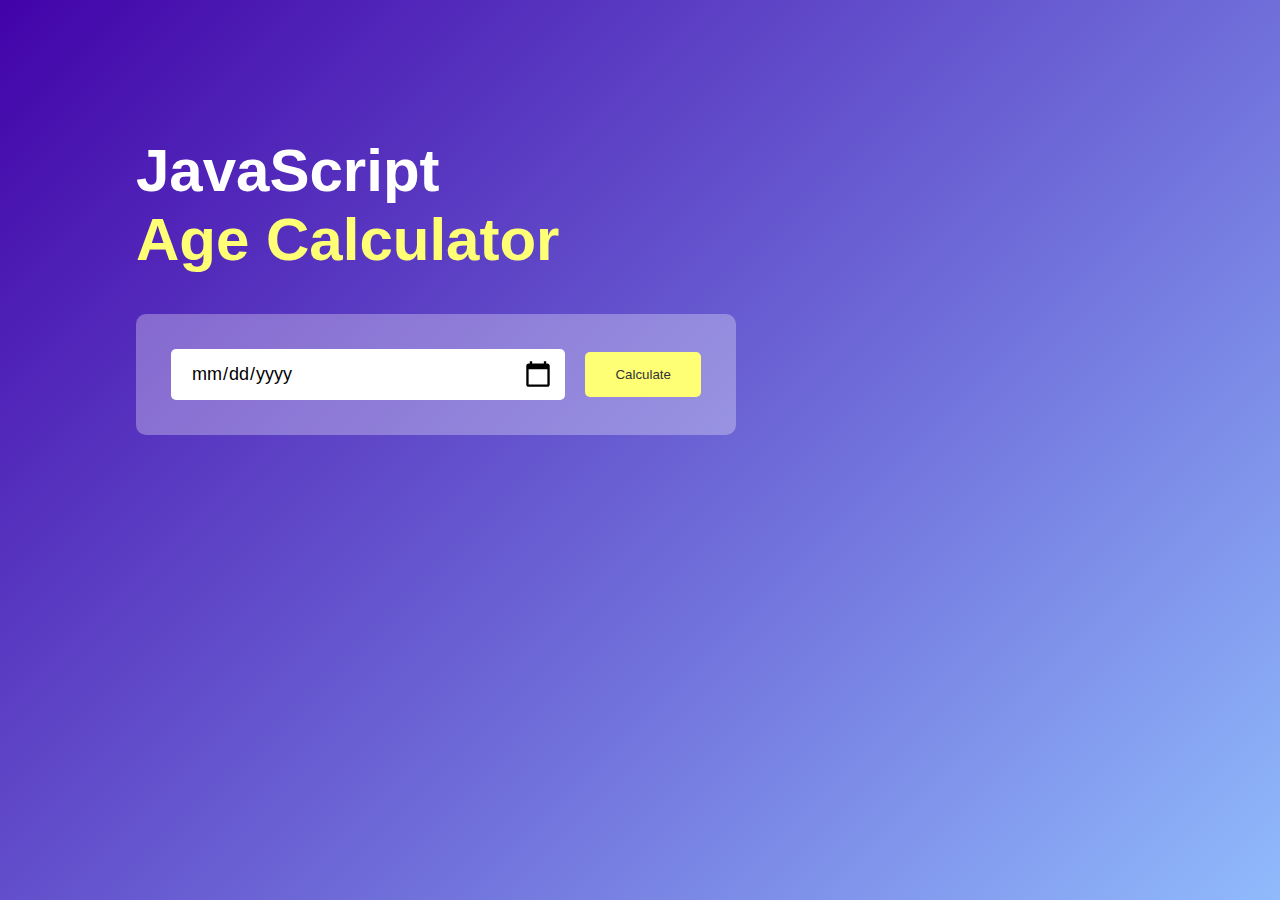
<file: Age-Calculator/index.html>
<!DOCTYPE html>
<html lang="en">
  <head>
    <meta charset="UTF-8" />
    <meta name="viewport" content="width=device-width, initial-scale=1.0" />
    <title>Age Calculator</title>
    <link rel="stylesheet" href="./style.css" />
  </head>
  <body>
    <div id="container">
      <div id="calculator">
        <h1>JavaScript<br /><span>Age Calculator</span></h1>
        <div id="input-box">
          <input type="date" id="date" />
          <button id="calculate" onclick="calculateAge()">Calculate</button>
        </div>
        <p id = "result"></p>
      </div>
    </div>
    <script>
      let userInput = document.getElementById("date");
      // functionality to add today and past dates not the future
      userInput.max = new Date().toISOString().split("T")[0];
      let result = document.getElementById('result');

      function calculateAge() {
        //user Date of Birth
        let dateBirth = new Date(userInput.value);

        let birthDate = dateBirth.getDate();
        let birthMonth = dateBirth.getMonth() + 1; //starts from 0 [Jan == 0]
        let birthYear = dateBirth.getFullYear();

        //todays date
        let todayDate = new Date();

        let dateToday = todayDate.getDate();
        let monthToday = todayDate.getMonth() + 1;
        let yearToday = todayDate.getFullYear();

        //main logic for calculating the age
        let date, month, year;

        year = yearToday - birthYear;

        if (monthToday >= birthMonth) {
          month = monthToday - birthMonth;
        } else {
          year--;
          month = 12 + monthToday - birthMonth;
        }

        if (dateToday >= birthDate) {
          date = dateToday - birthDate;
        } else {
          month--;
          date = getDaysInMonth(birthYear, birthMonth) + todayDate - birthDate;
        }
        if (month < 0) {
          month = 11;
          year--;
        }
        result.innerHTML = `You are <span>${year}</span> years, <span>${month}</span> months and <span>${date}</span> days old`
      }

      function getDaysInMonth(year, month) {
        return new Date(year, month, 0).getDate();
      }
    </script>
  </body>
</html>
</file>
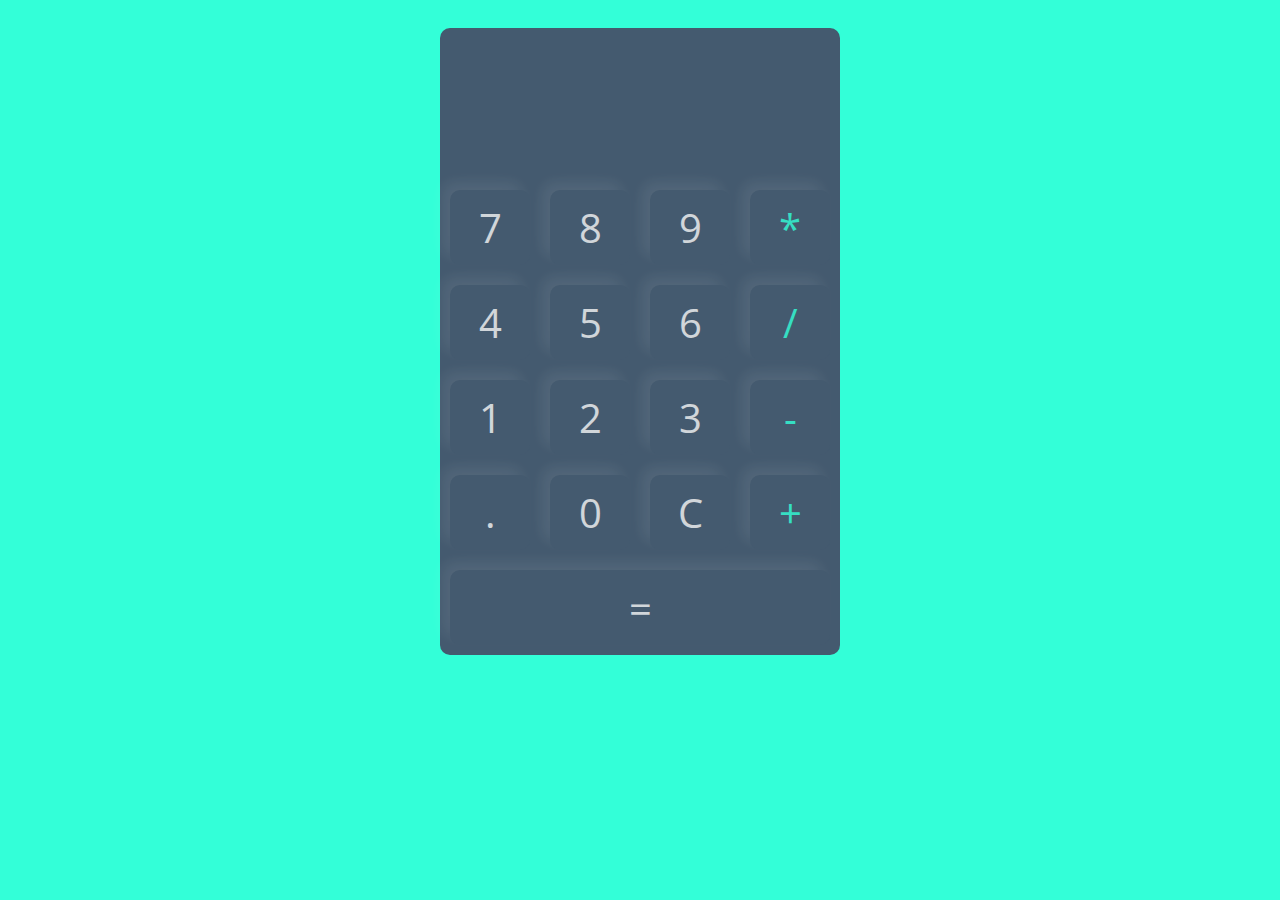
<file: Calculator/index.html>
<!DOCTYPE html>
<html lang="en">
<head>
    <meta charset="UTF-8">
    <meta http-equiv="X-UA-Compatible" content="IE=edge">
    <meta name="viewport" content="width=device-width, initial-scale=1.0">
    <title>Calculator</title>
    <link rel = "stylesheet" href="style.css"/>
</head>
<body>
    <div class="container">
        <input type="text" class="screen" />
        <!-- for buttons -->
        <div class="buttons">
            <!-- First Row -->
            <button class="numbers">7</button>
            <button class="numbers">8</button>
            <button class="numbers">9</button>
            <button class="numbers btn">*</button>

            <!-- Second Row -->
            <button class="numbers">4</button>
            <button class="numbers">5</button>
            <button class="numbers">6</button>
            <button class="numbers btn">/</button>

            <!-- Third Row -->
            <button class="numbers">1</button>
            <button class="numbers">2</button>
            <button class="numbers">3</button>
            <button class="numbers btn">-</button>

            <!-- Fourth Row -->
            <button class="numbers">.</button>
            <button class="numbers">0</button>
            <button id="btn-clear">C</button>
            <button class="numbers btn">+</button>

            <!-- Fifth Row -->
            <button id="btn-equals">=</button>
        </div>
    </div>
    <script src="main.js"></script>
</body>
</html>
</file>
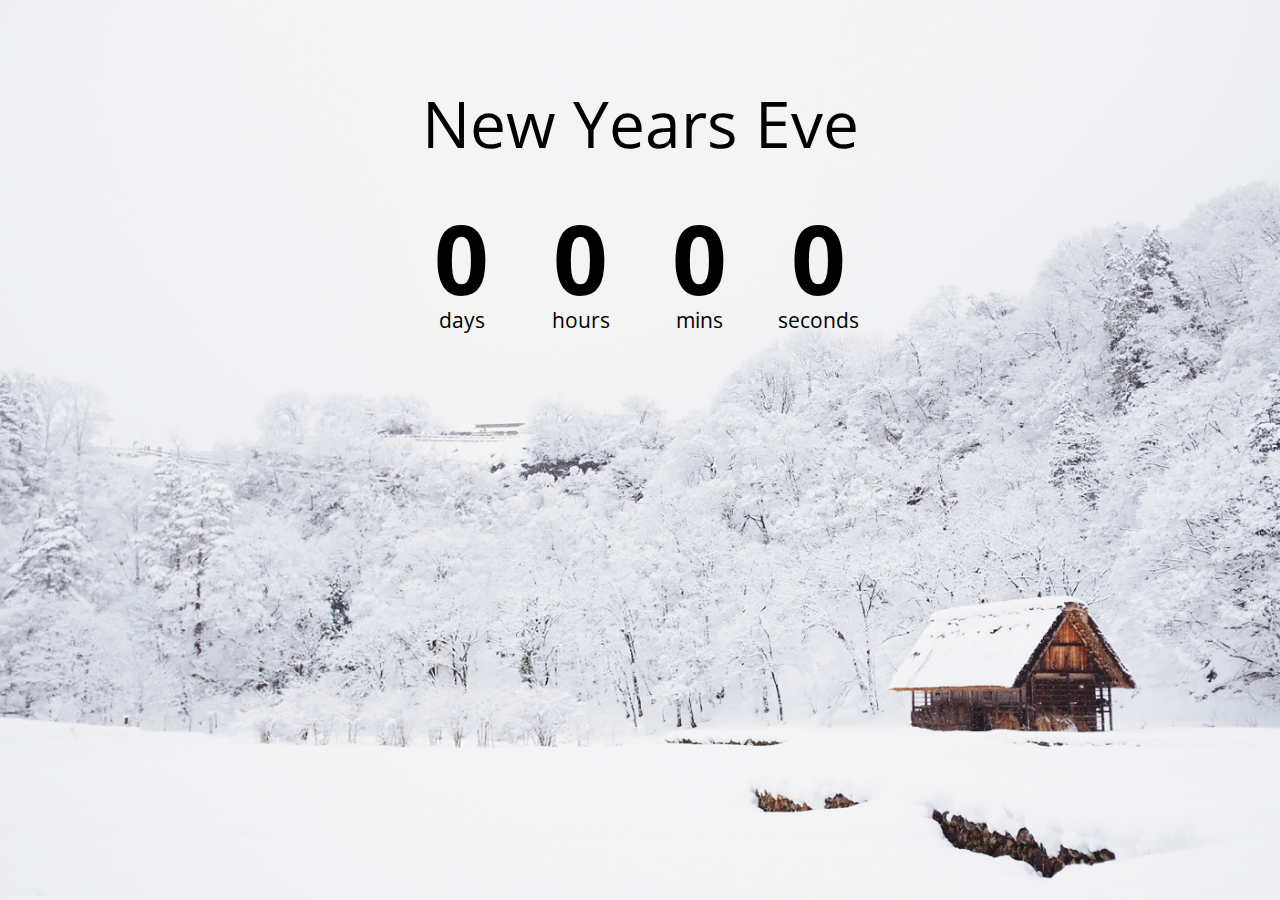
<file: Countdown-Timer/index.html>
<!DOCTYPE html>
<html lang="en">
<head>
    <meta charset="UTF-8">
    <meta http-equiv="X-UA-Compatible" content="IE=edge">
    <meta name="viewport" content="width=device-width, initial-scale=1.0">
    <title>Countdown Timer App</title>
    <link rel="stylesheet" href="./style.css"/>
</head>
<body>
    <h1>New Years Eve</h1>

    <div class="countdown-container">
        <div class="countdown-el days-container">
            <p class="big-text" id="days">0</p>
            <span>days</span>
        </div>
        <div class="countdown-el hours-container">
            <p class="big-text" id="hours">0</p>
            <span>hours</span>
        </div>
        <div class="countdown-el minutes-container">
            <p class="big-text" id="minutes">0</p>
            <span>mins</span>
        </div>
        <div class="countdown-el seconds-container">
            <p class="big-text" id="seconds">0</p>
            <span>seconds</span>
        </div>
    </div>

    <script type="text/javascript" src="./main.js"></script>
</body>
</html>
</file>
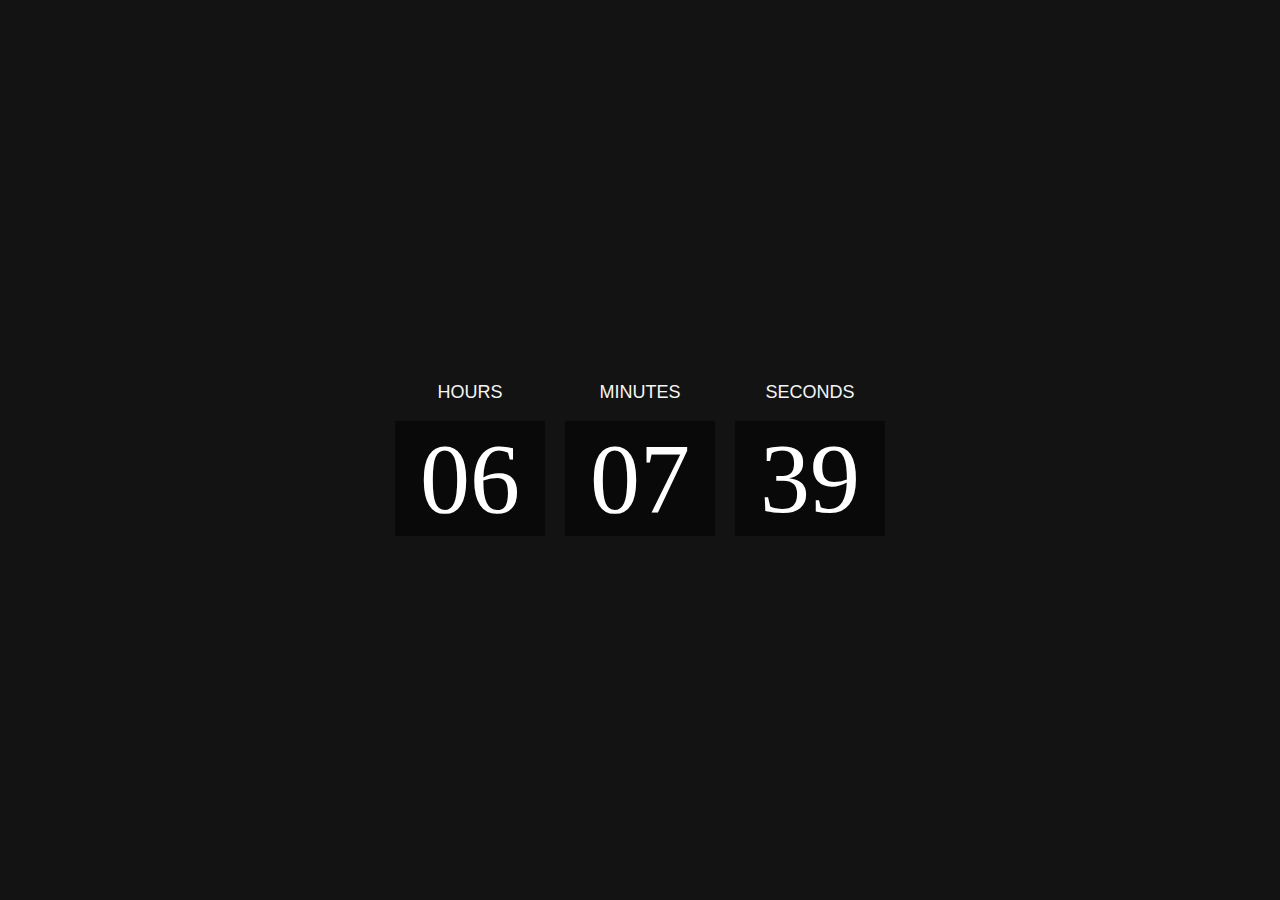
<file: Digital Clock/index.html>
<!DOCTYPE html>
<html lang="en">
<head>
    <meta charset="UTF-8">
    <meta http-equiv="X-UA-Compatible" content="IE=edge">
    <meta name="viewport" content="width=device-width, initial-scale=1.0">
    <title>Digital Clock</title>
    <link rel="stylesheet" href="style.css"/>
</head>
<body>
    <div class="clock">
        <!-- for hours -->
        <div >
            <p class="heading">Hours</p>
            <div id = "clock-hours" class="time"></div>
        </div>
        <!-- for minutes -->
        <div>
            <p class="heading">Minutes</p>
            <div id = "clock-minutes" class="time"></div>
        </div>
        <!-- for seconds -->
        <div>
            <p class="heading">Seconds</p>
            <div id = "clock-seconds" class="time"></div>
        </div>
    </div>
    <script src="main.js"></script>
</body>
</html>
</file>
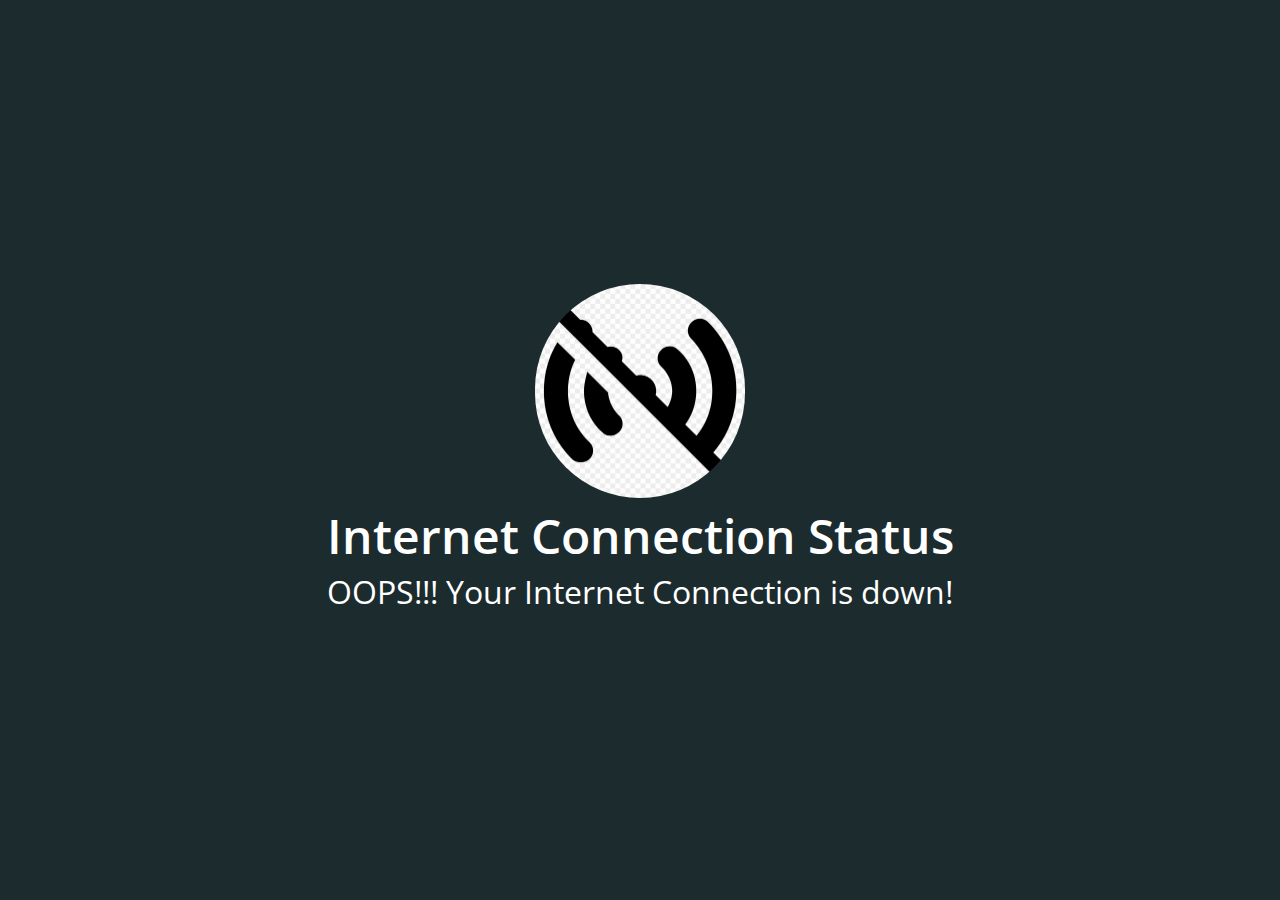
<file: InternetConnectionDetector/index.html>
<!DOCTYPE html>
<html lang="en">
<head>
    <meta charset="UTF-8">
    <meta name="viewport" content="width=device-width, initial-scale=1.0">
    <!-- Title of the Webpage -->
    <title>Internet Connection Detector</title>

    <!-- Linked Css file -->
    <link rel="stylesheet" href="style.css">

    <!-- Font -->
    <link rel="preconnect" href="https://fonts.googleapis.com">
    <link rel="preconnect" href="https://fonts.gstatic.com" crossorigin>
    <link href="https://fonts.googleapis.com/css2?family=Bacasime+Antique&display=swap" rel="stylesheet">
</head>
<body>

    <section id = "main">
        <div class="container">
            <img id="image"/>
            <h1>Internet Connection Status</h1>
            <p id="status" class="status">Pending</p>
        </div>
    </section>
    

    <script src="./script.js"></script>
</body>
</html>
</file>
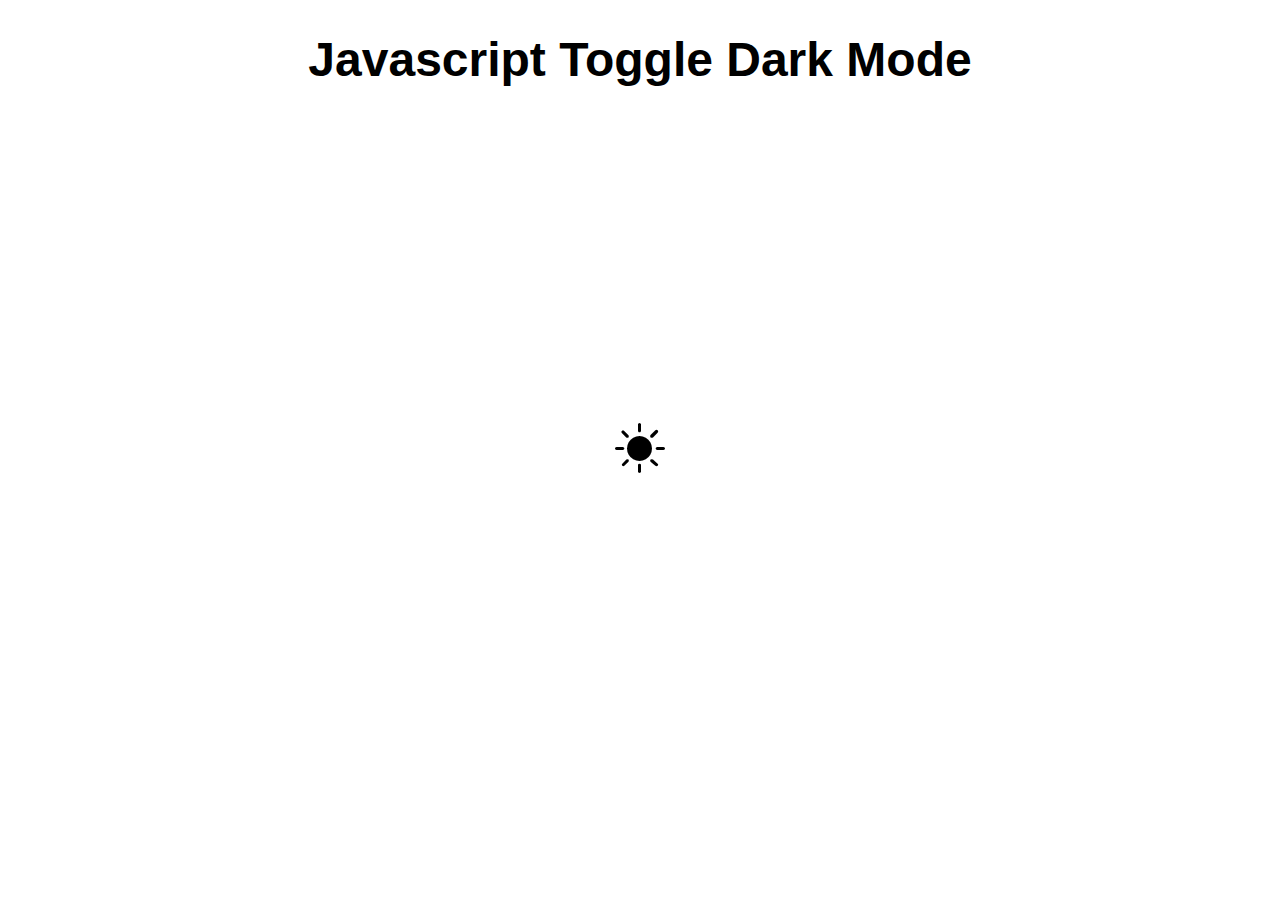
<file: Light-Dark-Theme-Toggle/index.html>
<!DOCTYPE html>
<html lang="en">
<head>
    <meta charset="UTF-8">
    <meta name="viewport" content="width=device-width, initial-scale=1.0">
    <title>Light & Dark Mode using JS</title>
    <link rel="stylesheet" href="./style.css" />
    <link rel="stylesheet" href="https://cdn.jsdelivr.net/npm/bootstrap-icons@1.3.0/font/bootstrap-icons.css" />
</head>
<body>
    <h1>Javascript Toggle Dark Mode</h1>

    <i class="bi bi-brightness-high-fill" id="toggleDark"></i>

    <script src="./main.js"></script>
</body>
</html>
</file>
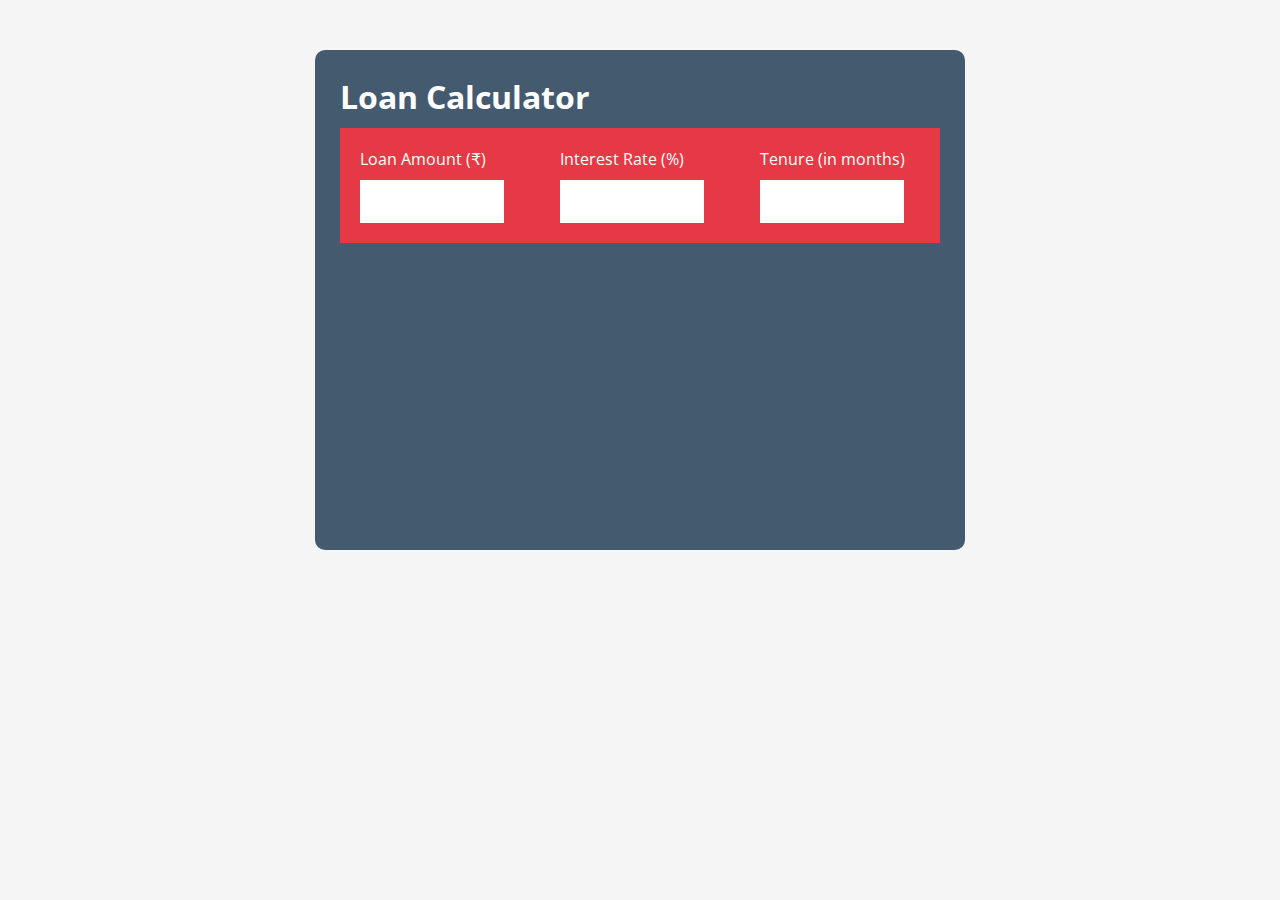
<file: Loan-Calculator/index.html>
<!DOCTYPE html>
<html lang="en">
<head>
    <meta charset="UTF-8">
    <meta http-equiv="X-UA-Compatible" content="IE=edge">
    <meta name="viewport" content="width=device-width, initial-scale=1.0">
    <title>Loan Calculator</title>
    <link rel="stylesheet" href="./style.css"/>
</head>
<body>
    <div class="container">
        <h1>Loan Calculator</h1>
        <div class="wrapper">
            <div>
                <p>Loan Amount (₹)</p>
                <input id="amount" type="number"/>
            </div>
            <div>
                <p>Interest Rate (%)</p>
                <input id="interest" type="number"/>
            </div>
            <div>
                <p>Tenure (in months)</p>
                <input id="tenure" type="number"/>
            </div>
        </div>
        <h2 id = "emi"></h2>
        <h2 id="totalAmount"></h2>
        <h2 id="totalInterest"></h2>
    </div>

    <script type="text/javascript" src="./main.js"></script>
</body>
</html>
</file>
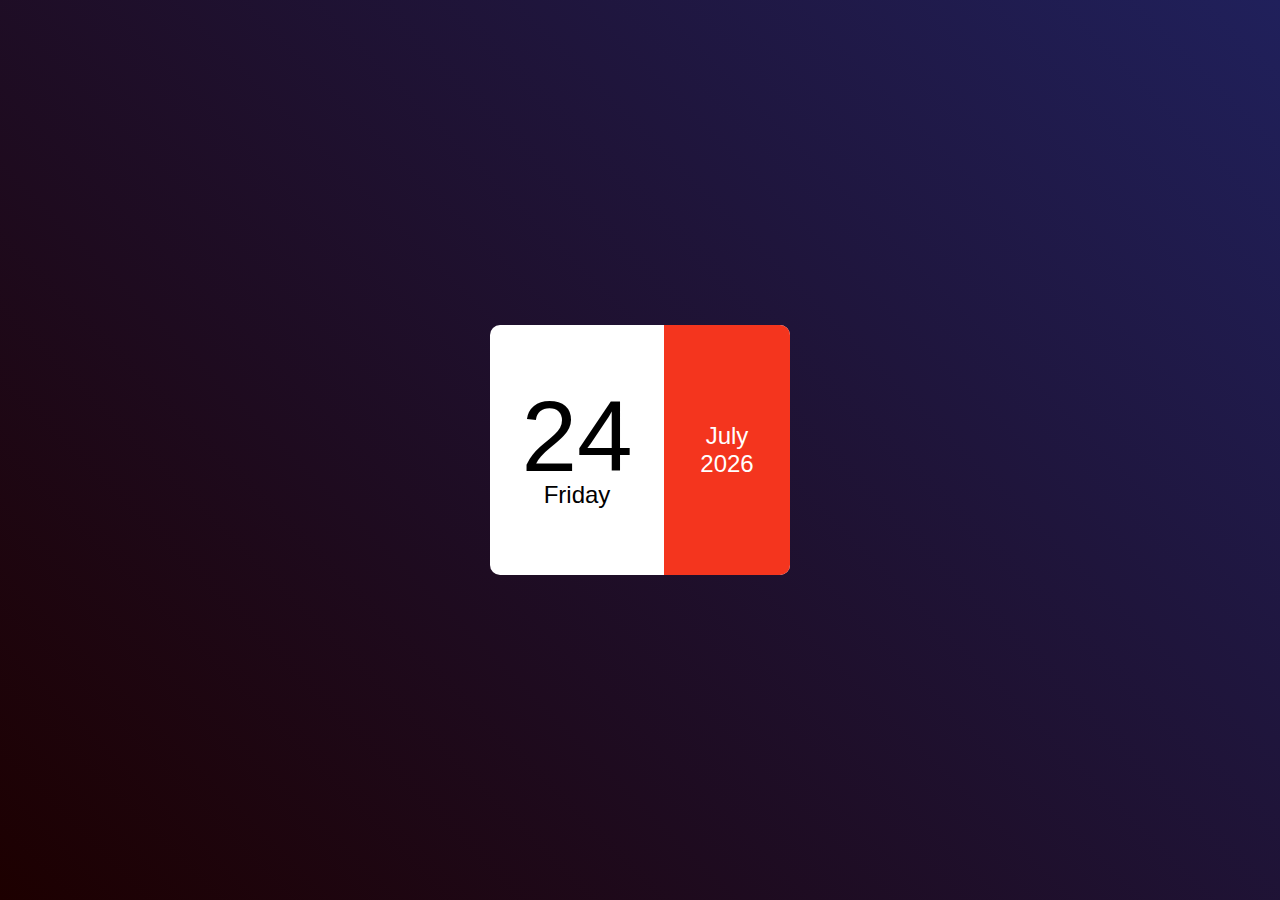
<file: Mini-Calendar/index.html>
<!DOCTYPE html>
<html lang="en">
<head>
    <meta charset="UTF-8">
    <meta name="viewport" content="width=device-width, initial-scale=1.0">
    <title>Mini Calendar</title>
    <!-- linking css file -->
    <link rel="stylesheet" href="style.css"/>
</head>
<body>

    <div class="hero">
        <div class="calendar">

            <div class="left">
                <p id="date">01</p>
                <p id="day">Sunday</p>
            </div>
    
            <div class="right">
                <p id="month">January</p>
                <p id="year">2020</p>
            </div>

        </div>
    </div>

    <!-- linking js file -->
    <script src="./main.js"></script>
</body>
</html>
</file>
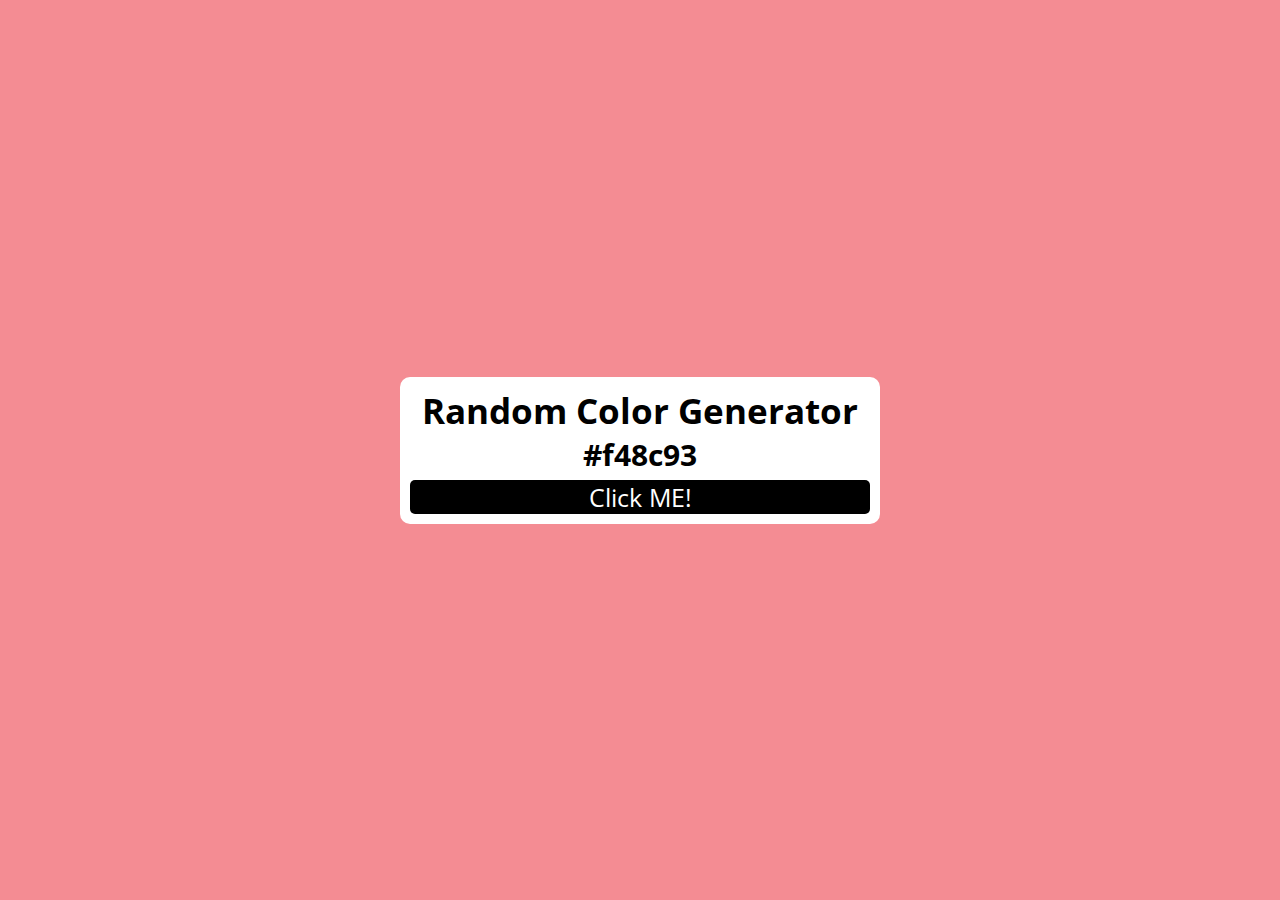
<file: RandomColorGenerator/index.html>
<!DOCTYPE html>
<html lang="en">
<head>
    <meta charset="UTF-8">
    <meta http-equiv="X-UA-Compatible" content="IE=edge">
    <meta name="viewport" content="width=device-width, initial-scale=1.0">
    <title>Random Color Generator</title>
    <link rel="stylesheet" href="style.css"/>
</head>
<body>
    <div class="main">
        <div class="container">
            <h2 class="title">Random Color Generator</h2>
            <h4 id="color-code">#fff</h4>
            <button id="btn">Click ME!</button>
        </div>
    </div>
    <script src="main.js"></script>
</body>
</html>
</file>
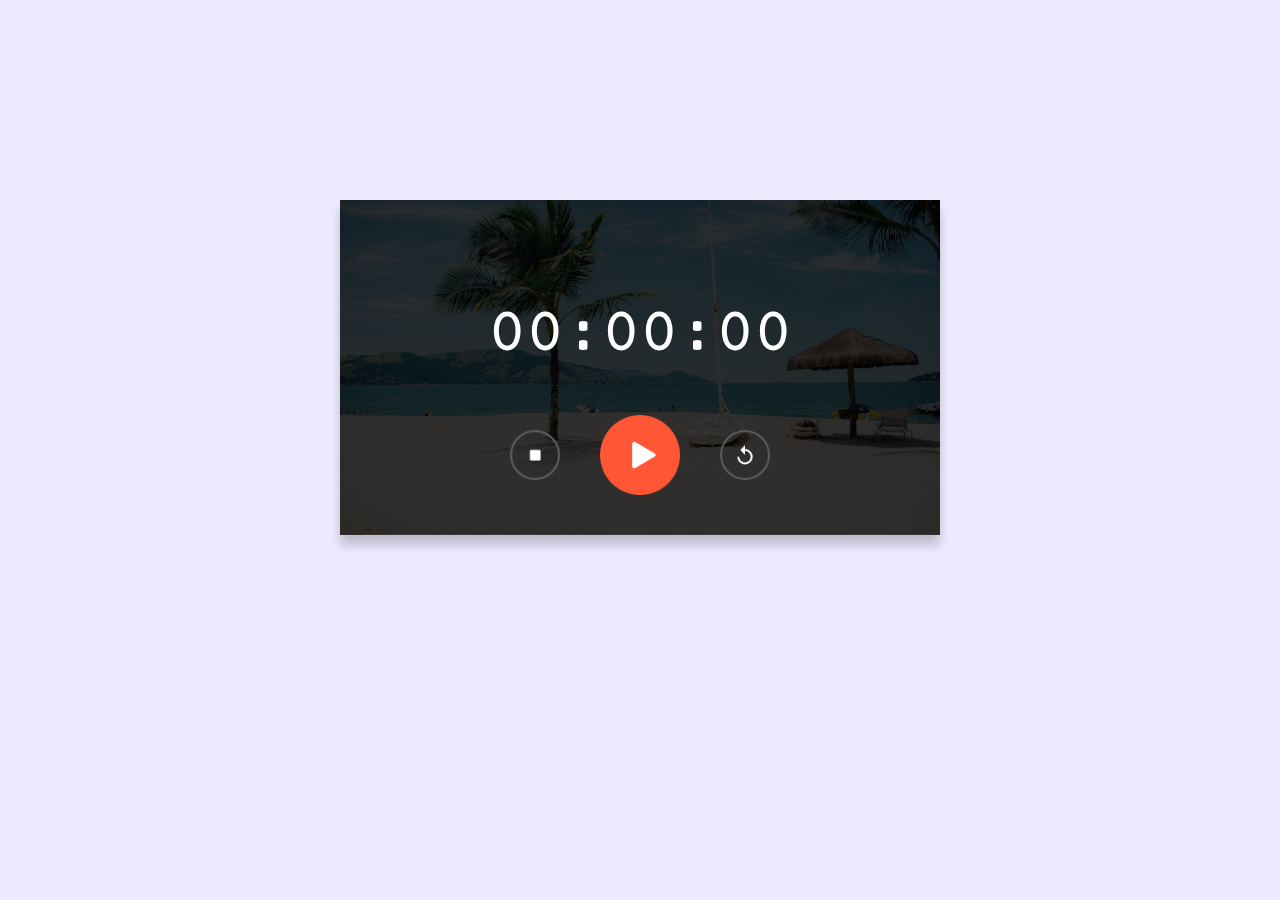
<file: Stopwatch/index.html>
<!DOCTYPE html>
<html lang="en">
<head>
    <meta charset="UTF-8">
    <meta name="viewport" content="width=device-width, initial-scale=1.0">
    <title>Stopwatch</title>

    <!-- linking css file -->
    <link rel="stylesheet" href="./style.css"/>
</head>
<body>
    
    <div class="stopwatch">
        <h1 id="displayTime">00:00:00</h1>
        <div class="buttons">
            <img src="images/stop.png" alt="stop image" onclick="watchStop()">
            <img src="images/start.png" alt="start image" onclick="startWatch()">
            <img src="images/reset.png" alt="reset image" onclick="resetWatch()">
        </div>
    </div>
    <!-- linking js file -->
    <script src="./main.js"></script>
</body>
</html>
</file>
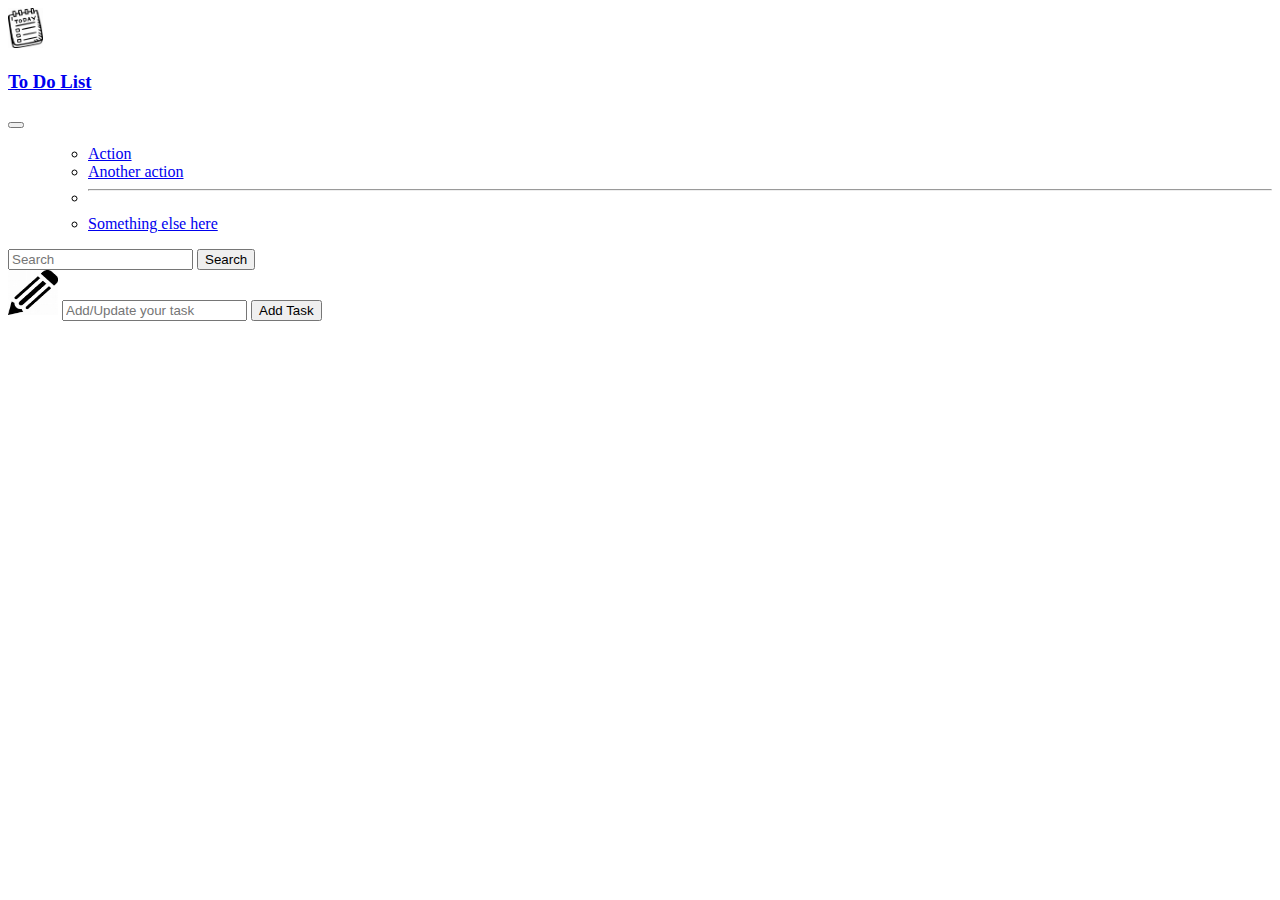
<file: Todo/index.html>
<!DOCTYPE html>
<html lang="en">

<head>
    <meta charset="UTF-8">
    <meta http-equiv="X-UA-Compatible" content="IE=edge">
    <meta name="viewport" content="width=device-width, initial-scale=1.0">
    <title>Document</title>
    <script src="https://maxcdn.bootstrapcdn.com/bootstrap/3.4.0/js/bootstrap.min.js"></script>
    <link href="https://cdn.jsdelivr.net/npm/bootstrap@5.3.0-alpha3/dist/css/bootstrap.min.css" rel="stylesheet"
        integrity="sha384-KK94CHFLLe+nY2dmCWGMq91rCGa5gtU4mk92HdvYe+M/SXH301p5ILy+dN9+nJOZ" crossorigin="anonymous">
    <script src="https://cdn.jsdelivr.net/npm/bootstrap@5.3.0-alpha3/dist/js/bootstrap.bundle.min.js"
        integrity="sha384-ENjdO4Dr2bkBIFxQpeoTz1HIcje39Wm4jDKdf19U8gI4ddQ3GYNS7NTKfAdVQSZe"
        crossorigin="anonymous"></script>
    <!-- <script type="text/javascript">
        function AddTask() {
            let myVar = document.getElementById("pencil-add").value;
            // console.log(myVar);
            let ul = document.createElement("ul");
            ul.className="card-body";
            let li = document.createElement("li");
            let btn = document.createElement("button");
            btn.className = "btn btn-danger m-2 rounded float-end";
            // <button type="button" class="btn btn-danger m-2 rounded">X</button>
            // <button type="button" class="btn btn-secondary m-2 rounded">Edit Task</button>
            li.innerText=myVar;
            btn.innerText = "X";
            li.className="text-start fs-3 rounded"
            li.appendChild(btn);
            ul.appendChild(li)
            document.querySelector("#list").appendChild(ul)
        }
    </script> -->
</head>

<body>
    <div class="">

        <nav class="navbar navbar-expand-lg bg-body-tertiary bg-dark" data-bs-theme="dark">
            <div class="container-fluid">
                <a class="navbar-brand" href="#">
                    <img src="./th.jfif" alt="Bootstrap" width="35" height="40">
                </a>
                <a class="navbar-brand" href="#">
                    <h3>To Do List</h3>
                </a>
                <button class="navbar-toggler" type="button" data-bs-toggle="collapse"
                    data-bs-target="#navbarSupportedContent" aria-controls="navbarSupportedContent"
                    aria-expanded="false" aria-label="Toggle navigation">
                    <span class="navbar-toggler-icon"></span>
                </button>
                <div class="collapse navbar-collapse" id="navbarSupportedContent">
                    <ul class="navbar-nav me-auto mb-2 mb-lg-0">

                        <ul class="dropdown-menu">
                            <li><a class="dropdown-item" href="#">Action</a></li>
                            <li><a class="dropdown-item" href="#">Another action</a></li>
                            <li>
                                <hr class="dropdown-divider">
                            </li>
                            <li><a class="dropdown-item" href="#">Something else here</a></li>
                        </ul>
                        </li>

                    </ul>
                    <form class="d-flex" role="search">
                        <input id = "search-item" class="form-control me-2" type="search" placeholder="Search" aria-label="Search">
                        <button id = "search" class="btn btn-outline-success" type="submit">Search</button>
                    </form>
                </div>
            </div>
        </nav>
    </div>
    <div id="form" class="mt-3">
        <form class="container-fluid">
            <div class="input-group">
                <label id="pencil" class="input-group">
                    <span class="input-group-text" id="basic-addon1"><img src="./th (1).jfif" alt="" width="50"
                            height="45"></span>

                    <input type="text" class="form-control" placeholder="Add/Update your task" aria-label="Username"
                        aria-describedby="basic-addon1" id="pencil-add">
                    <button type="button" class="btn btn-success m-2 rounded" id="addBtn">Add
                        Task</button>
                </label>
            </div>
        </form>
    </div>
    <div id="list" class="card mt-3">

    </div>

    <!-- Linking JavaScript File -->
    <script src="./index.js"></script>
</body>
</html>
</file>
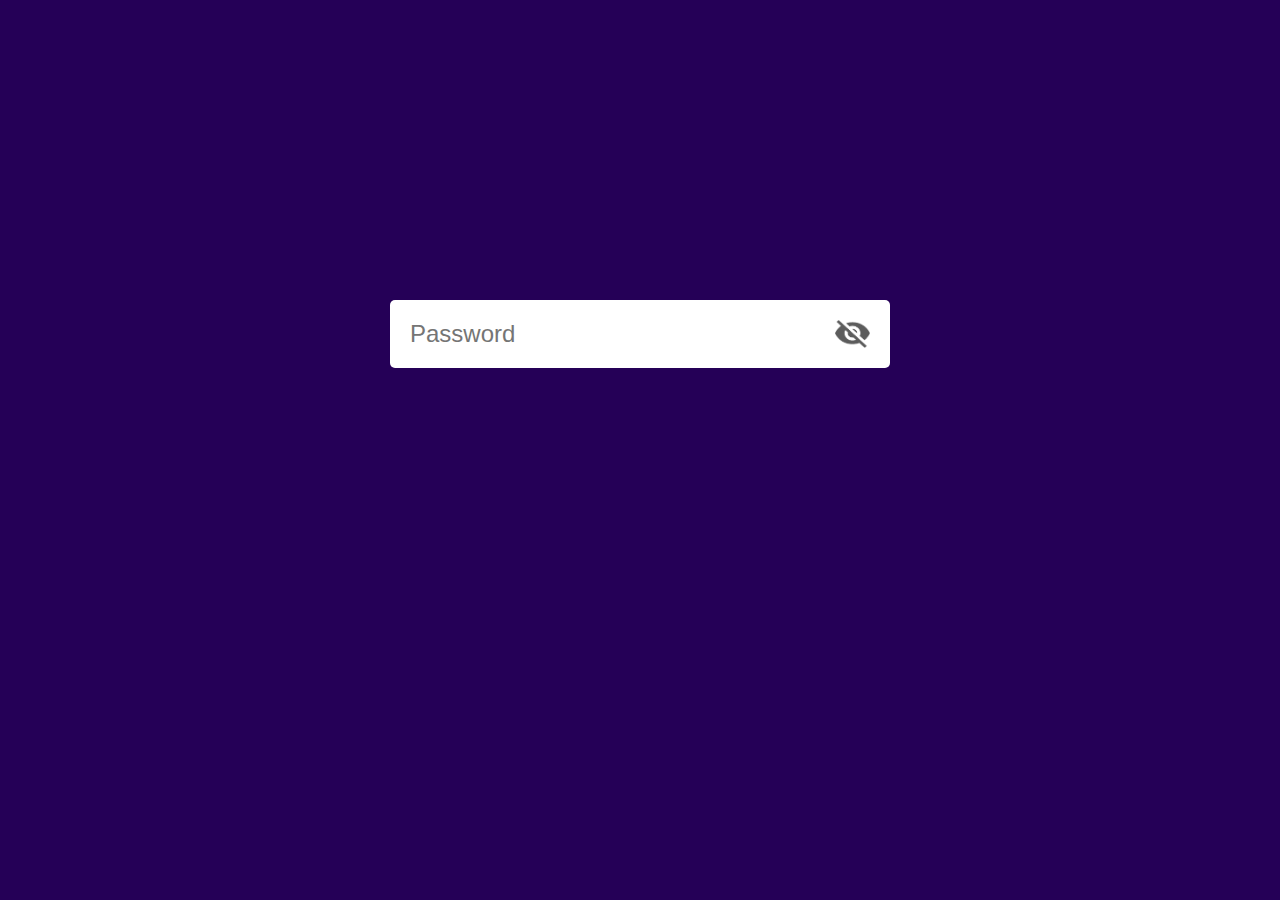
<file: toggle-password/index.html>
<!DOCTYPE html>
<html lang="en">
<head>
    <meta charset="UTF-8">
    <meta name="viewport" content="width=device-width, initial-scale=1.0">
    <title>Password Toggle</title>
    <link rel="stylesheet" href="./style.css"/>
</head>
<body>
    
    <div id="input-box">
        <input type="password" placeholder="Password" id="password">
        <img src="./eye-close.png" id="eyeicon"/>
    </div>

    <script src = './main.js'></script>
</body>
</html>
</file>
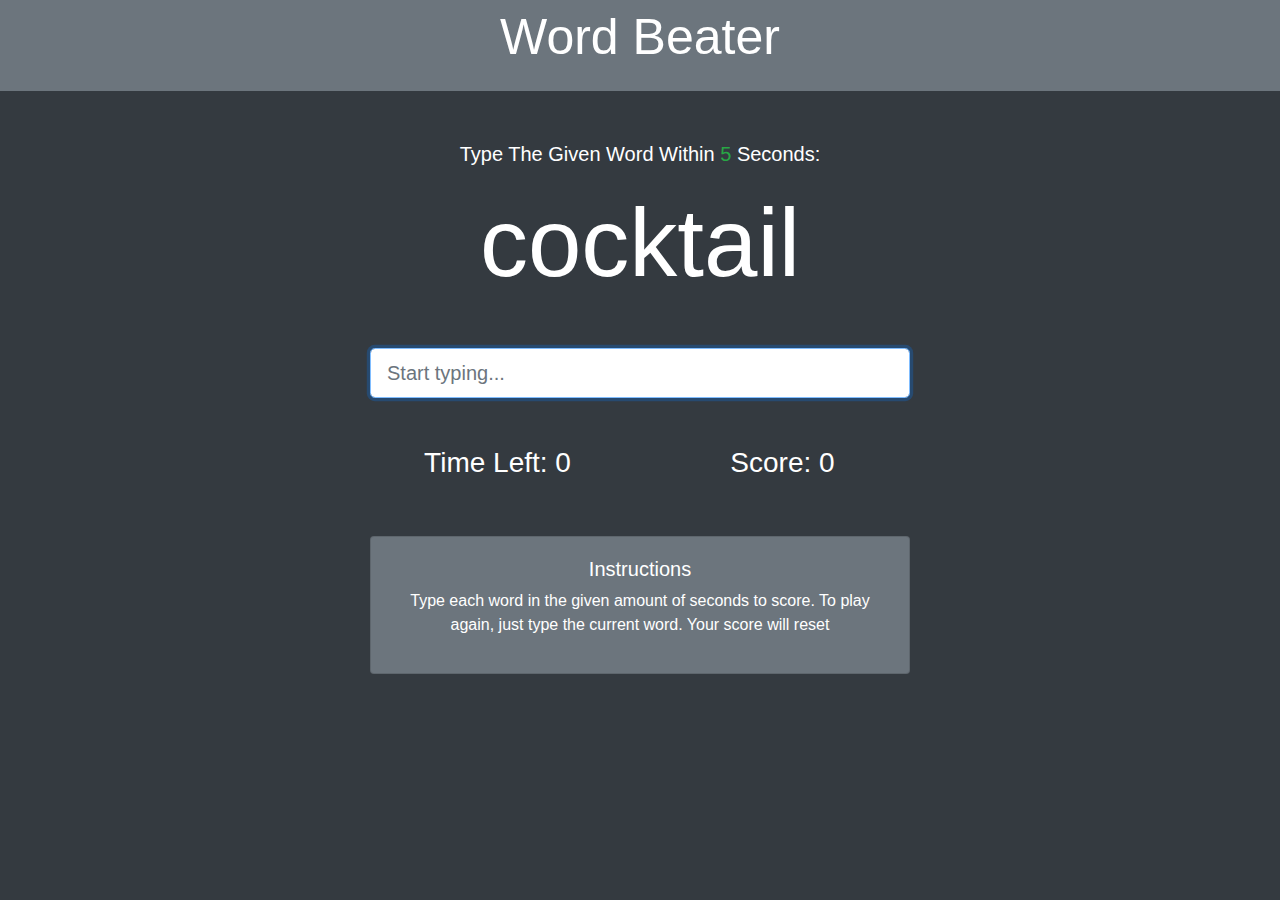
<file: TypingMaster/index.html>
<!DOCTYPE html>
<html lang="en">
<head>
  <title>Word Beater</title>
  <meta charset="utf-8">
  <meta name="viewport" content="width=device-width, initial-scale=1">
  <link rel="stylesheet" href="https://maxcdn.bootstrapcdn.com/bootstrap/4.1.3/css/bootstrap.min.css">
  <script src="https://ajax.googleapis.com/ajax/libs/jquery/3.3.1/jquery.min.js"></script>
  <script src="https://cdnjs.cloudflare.com/ajax/libs/popper.js/1.14.3/umd/popper.min.js"></script>
  <script src="https://maxcdn.bootstrapcdn.com/bootstrap/4.1.3/js/bootstrap.min.js"></script>
  <style>
  .bg-dark{
   background-color:#343a40 !important;
  }
  .text-white{
   color:#fff;
  }
  .bg-secondary{
   background-color:  #6c757d !important;
  }
  .p-3{
   padding:1rem !important;
  }
  .mb-5{
   margin-bottom: 3rem !important;
  }
 .heading{
  font-size : 50px !important;
  margin-top: -9px;
 }
 .mx-auto{
  margin-left: auto !important;
  margin-right: auto !important; 
 }
 .mb-5{
  margin-bottom: 3rem !important;
 }
 .display-2{
  font-size: 96px;
 }
 .form-control{
  height:50px !important;
 }
 .mt-5{
  margin-top: 3rem !important;
 }
  </style>
</head>
<body class="bg-dark text-white">
<header class="bg-secondary text-center p-3 mb-5"><h1 class="heading">Word Beater</h1></header>
<div class="container text-center">
<!--Word & Input-->
<div class="row">
 <div class="col-md-6 offset-3">
 <p class="lead">Type The Given Word Within
  <span class="text-success" id="seconds">5</span> Seconds:</p>
    <h2 class="display-2 mb-5" id="current-word">hello</h2>
        <input type="text" class="form-control form-control-lg" placeholder="Start typing..." id="word-input" autofocus>
        <h4 class="mt-3" id="message"></h4>

        <!-- Time & Score Columns -->
        <div class="row mt-5">
          <div class="col-md-6">
            <h3>Time Left:
              <span id="time">0</span>
            </h3>
          </div>
          <div class="col-md-6">
            <h3>Score:
              <span id="score">0</span>
            </h3>
          </div>
        </div>
        <!-- Time & Score Columns -->
                <!-- Instructions -->
        <div class="row mt-5">
          <div class="col-md-12">
            <div class="card card-body bg-secondary text-white">
              <h5>Instructions</h5>
              <p>Type each word in the given amount of seconds to score. To play again, just type the current word. Your score
                will reset</p>
            </div>
          </div>
        </div>
        <!-- Instructions -->
 </div>

</div>
</div>
<script src="main.js"></script>
</body>
</html>
</file>
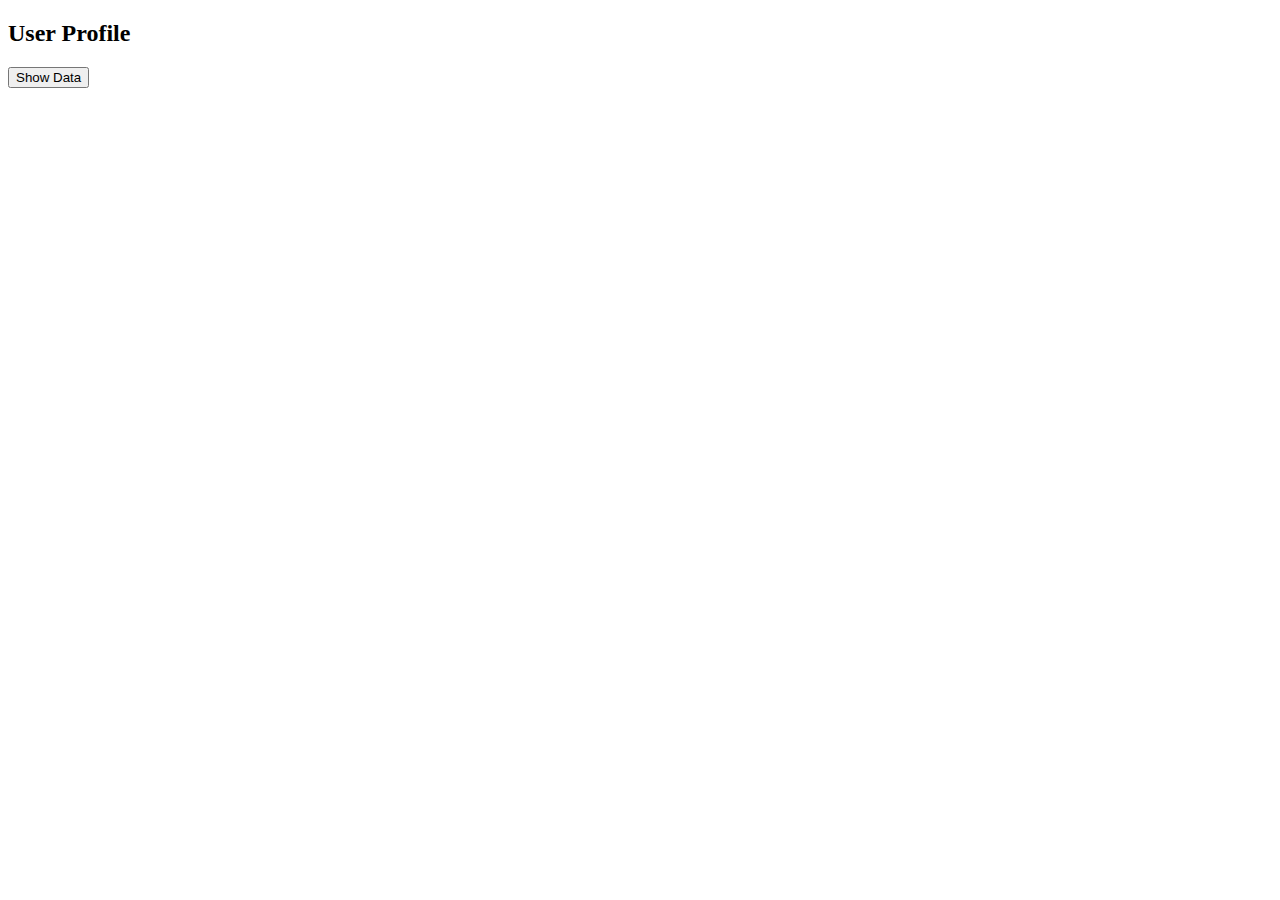
<file: User-Data-Fetcher/index.html>
<!DOCTYPE html>
<html lang="en">
<head>
    <meta charset="UTF-8">
    <meta name="viewport" content="width=device-width, initial-scale=1.0">
    <title>User Profile</title>

    <!-- Bootstrap CDN Link -->
    <link href="https://cdn.jsdelivr.net/npm/bootstrap@5.0.2/dist/css/bootstrap.min.css" rel="stylesheet" integrity="sha384-EVSTQN3/azprG1Anm3QDgpJLIm9Nao0Yz1ztcQTwFspd3yD65VohhpuuCOmLASjC" crossorigin="anonymous">
</head>
<body>
    <div class="container">
        <h2 class="display-4 mt-4">User Profile</h2>
        <button class="btn btn-danger mt-3" id="btnSubmit">Show Data</button><br/>
        <div id="result"></div>
    </div>

    <script src = './app.js'></script>
</body>
</html>
</file>
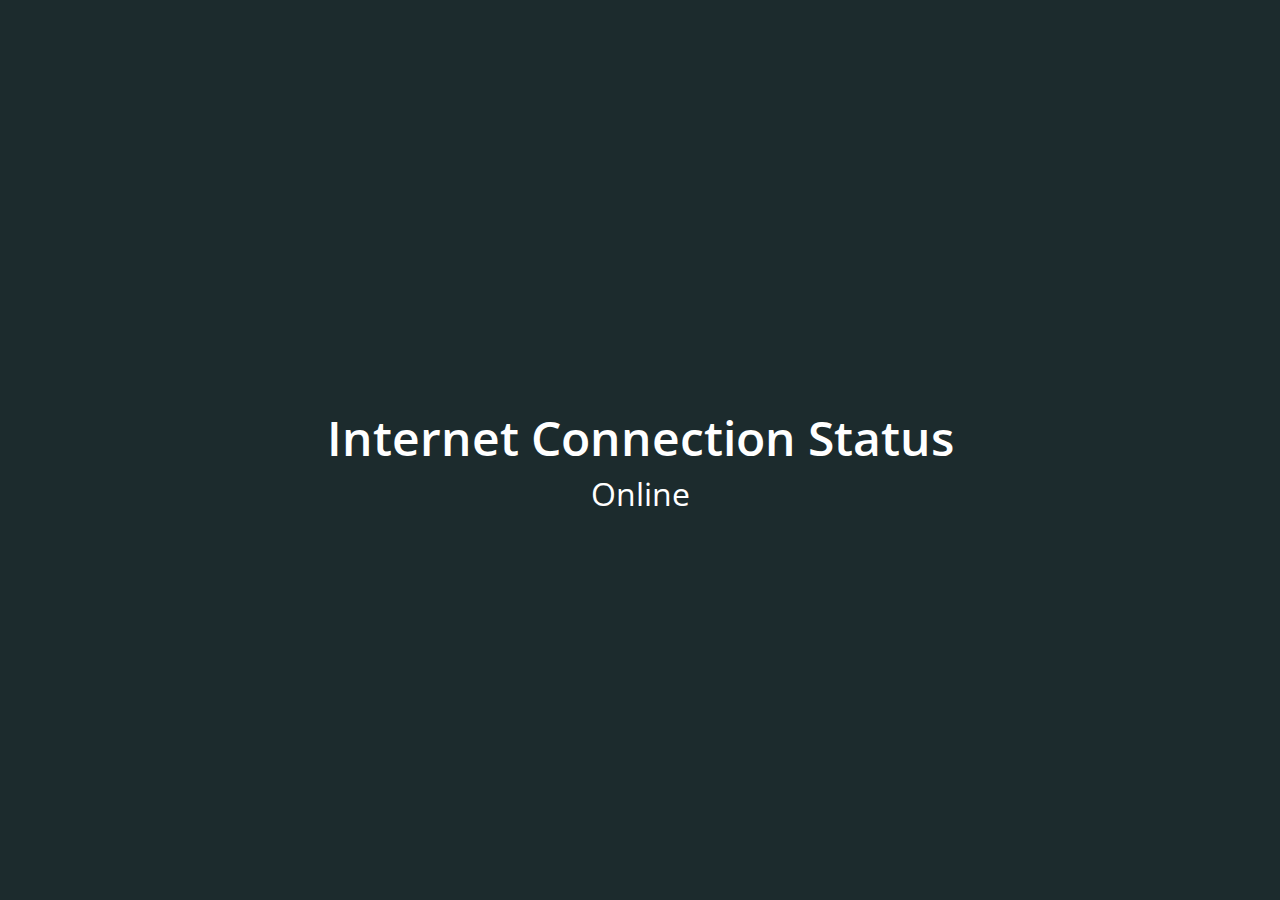
<file: InternetConnectionDetector/test.html>
<!DOCTYPE html>
<html lang="en">
<head>
    <meta charset="UTF-8">
    <meta name="viewport" content="width=device-width, initial-scale=1.0">
    <!-- Title of the Webpage -->
    <title>Internet Connection Detector</title>

    <!-- Linked Css file -->
    <link rel="stylesheet" href="style.css">

    <!-- Font -->
    <link rel="preconnect" href="https://fonts.googleapis.com">
    <link rel="preconnect" href="https://fonts.gstatic.com" crossorigin>
    <link href="https://fonts.googleapis.com/css2?family=Bacasime+Antique&display=swap" rel="stylesheet">
</head>
<body>

    <section id = "main">
        <div class="container">
            <img id="image"/>
            <h1>Internet Connection Status</h1>
            <p id="status" class="status">Pending</p>
        </div>
    </section>
    

    <script>
        // Problem here is that it shows online at that moment also when the device is not able to connect to the internet!!

        window.addEventListener("load" , (event)=>{
           const statusDisplay = document.getElementById('status');
           statusDisplay.textContent = navigator.onLine ? 'Online' : 'Offline'
        })

        window.addEventListener("Offline" , (event)=>{
           const statusDisplay = document.getElementById('status');
           statusDisplay.textContent = 'Offline'
        })

        window.addEventListener("Online" , (event)=>{
           const statusDisplay = document.getElementById('status');
           statusDisplay.textContent = 'Online'
        })
    </script>
</body>
</html>
</file>
<file: Age-Calculator/style.css>
*{
    margin : 0;
    padding : 0;
    font-family: 'Poppins' , sans-serif;
    box-sizing: border-box;
}

#container {
    width: 100%;
    min-height: 100vh;
    background: linear-gradient(135deg, #4203a9 , #90bafc);
    color : #fff;
    padding: 10px;
}

#calculator {
    width: 100%;
    max-width: 600px;
    margin-left: 10%;
    margin-top: 10%;
}

#calculator h1{
    font-size : 60px;
}

#calculator h1 span {
    color : #ffff76
}

#input-box {
    margin : 40px 0;
    padding : 35px;
    border-radius: 10px;
    background: rgba(255, 255, 255, 0.3);
    display: flex;
    align-items: center;
}

#input-box input {
    flex: 1;
    margin-right: 20px;
    padding: 14px 20px;
    border: 0;
    outline: 0;
    font-size: 18px;
    border-radius: 5px;
    position: relative;
}

#input-box button {
    background: #ffff76;
    border: 0;
    outline: 0;
    padding: 15px 30px;
    border-radius: 5px;
    font-weight: 500;
    color : #333;
    cursor : pointer;
}

/* for clicking anywhere on the date picker to choose the date */
#input-box input::-webkit-calendar-picker-indicator {
    top : 0;
    left : 0;
    right: 0;
    bottom: 0;
    width: auto;
    height: auto;
    position: absolute;
    background-position: calc(100% - 10px);
    background-size: 30px;
    cursor: pointer;
}

#result {
    font-size: 20px;
}

#result span {
    color: #ffff76;
}
</file>
<file: Calculator/style.css>
@import url('https://fonts.googleapis.com/css2?family=Open+Sans:ital@1&display=swap');

body{
    background-color: #33ffd8;
    /* for making the content at Center */
    display: flex;
    justify-content: center;
}

.container {
    margin-top: 20px;
    width: 400px;
    height: fit-content;
    background-color: #445A6F;
    border-radius: 10px;
}

.screen{
    background-color: #445A6F;
    border: none;
    padding: 10px;
    width: 95%;
    color: #f5f5f5;
    margin-top: 50px;
    font-size: 60px;
    font-family: 'Open Sans', sans-serif;
}

.buttons{
    display: flex;
    flex-wrap: wrap;
}

button{
    flex : 20%;
    font-size: 40px;
    margin: 10px;
    padding: 10px;
    border: none;
    border-radius: 10px;
    background-color: #445A6F;
    color: #f5f5f5;
    opacity: .8;
    box-shadow: -8px -8px 15px rgba(255, 255, 255, 0.1);
    font-family: 'Open Sans', sans-serif;
}

.btn{
    color: #33ffd8;
}
</file>
<file: Countdown-Timer/style.css>
@import url('https://fonts.googleapis.com/css2?family=Open+Sans:wght@300;400&family=Poppins&display=swap');

* {
    box-sizing: border-box;
    font-family: 'Open Sans', sans-serif;
}

body {
    background-image: url("./image/snow.jpg");
    min-height: 100vh;
    background-size: cover;
    display: flex;
    flex-direction: column;
    align-items: center;
    background-position: center center;
    margin: 0;
}

.countdown-container { 
    display: flex; /* for making hours min and sec in a row*/
}

h1 { 
    font-weight: normal;
    font-size: 4rem;
    margin-top: 5rem;
}

.big-text {
    font-weight: bold;
    font-size: 6rem;
    line-height: 1;
    margin: 0 2rem; /* top-bottom right-left*/
}

.countdown-el {
    text-align: center; /* for making the text of days hour and min in center*/
}

.countdown-el {
    font-size: 1.3rem;
}
</file>
<file: Digital Clock/style.css>
body{
    background-color: #131313;
}

.clock{
    position: absolute;
    top : 50% ;
    left: 50%;
    transform: translateX(-50%) translateY(-50%);
    display: flex;
}

.time{
    background-color: #090909;
    color : #fff;
    font-size: 100px;
    width: 150px;
    margin: 0px 10px;
    text-align: center;
}

.heading{
    color: #f5f5f5;
    text-transform: uppercase;
    font-size: 18px;
    text-align: center;
    font-family: sans-serif;
}
</file>
<file: InternetConnectionDetector/style.css>
@import url('https://fonts.googleapis.com/css2?family=Open+Sans:wght@300;400;600;700&display=swap');


:root {
    --white: #fff;
    --black: #1c2b2d;
    --blue: #31326f;
    --light-blue: #005490;
    --color-primary: #9d0191;
    --color-sec: #db6400;
    --color-grey: #eee;
    --color-dark-grey: #222831;
}

* {
    margin: 0;
    padding: 0;
    box-sizing: border-box;
}

body {
    font-family: 'Open Sans', sans-serif;
}

/* UTILITY */
.p-small {
    padding-bottom: 5px;
}
.p-medium {
    padding-bottom: 10px;
}
.p-y {
    padding: 10px 0;
}
.m-y {
    margin: 10px 0;
}

p {
    font-size: 1.6rem;
    line-height: 1.5;
}

img {
    width: 100%;
}

.container {
    max-width: 1000px;
    margin: 0 auto;
    padding: 0 20px;
}

section{
    background-color: var(--black);
    height: 100vh;
    display: flex;
    justify-content: center;
    align-items: center;
    text-align: center;
}

.online {
    background-color: var(--light-blue);
}

section img{
    width: 25%;
    border-radius: 10rem;
}

section h1{
    color: #fff;
    font-size: 3rem;
    font-weight: 600;
}

section p {
    color: white;
    font-size: 2rem;

}
</file>
<file: Light-Dark-Theme-Toggle/style.css>
body {
    padding: 0%;
    margin : 0%;
    font-family: sans-serif;
}

/* targetting the icon */
i {
    font-size: 50px;
    cursor: pointer;
    position: absolute;
    /* centering the icon */
    top : 50%;
    left: 50%;
    transform: translate(-50% , -50%);
}

h1 {
    text-align: center;
    font-size: 3em;
}
</file>
<file: Loan-Calculator/style.css>
@import url('https://fonts.googleapis.com/css2?family=Open+Sans:wght@300;400&display=swap');

* {
    margin: 0;
    padding: 0;
    font-family: 'Open Sans', sans-serif;
}

body {
    display: flex;
    justify-content: center;
    background-color: #f5f5f5;
}

.container {
    width: 600px;
    height: 450px;
    background-color: #445A6F;
    padding: 25px;
    border-radius: 10px;
    margin-top: 50px;
    color: #ffffff;
}

.wrapper {
    display: flex; /* moves the child elements side by side */
}

.wrapper div {
    padding: 20px;
    margin-top: 10px;
    background-color: #e63946;
}

input {
    width: 80%;
    padding: 8px;
    margin-top: 10px;
    border: none;   /* for removing the border */
    outline: none; /* for removing the border on focus */
    font-size: 20px;
}

h2 {
    margin-top: 40px;
}
</file>
<file: Mini-Calendar/style.css>
* {
    padding: 0;
    margin: 0;
    font-family: 'Poppins' , sans-serif;
    box-sizing: border-box;
}

.hero {
    width: 100%;
    min-height:  100vh;
    background: linear-gradient(45deg, #1d0000 , #20205b);
    display: flex;
    justify-content: center;
    align-items: center;
}

.calendar {
    width: 300px;
    height: 250px;
    background: #fff;
    display: flex;
    align-items: center;
    border-radius: 10px;
}

.left , .right {
    height: 100%;
    display: flex;
    align-items: center;
    justify-content: center;
    font-size: 24px;
    flex-direction: column;
}

/* for adding red bg Color to the right side */
.right {
    width: 42%;
    background-color: #f4351e;
    color: #fff;
    border-top-right-radius: 10px;
    border-bottom-right-radius: 10px;
}

/* increasing the width of the left hand side */
.left {
    width: 58%;
}

/* increasing date size */
#date {
    font-size: 100px;
    line-height: 90px;
}
</file>
<file: RandomColorGenerator/style.css>
@import url('https://fonts.googleapis.com/css2?family=Open+Sans:ital,wght@1,300&display=swap');
*{
    margin:0;
    padding: 0;
    box-sizing: border-box;
    font-family: 'Open Sans', sans-serif;
}

body{
    transition: 1s;
}

.main{
    width: 100%;
    height: 100vh;
    display: flex;
    justify-content: center;
    align-items: center;
}

.title{
    font-size: 35px;
}

.container{
    width: 30rem;
    padding: 10px;
    border-radius: 10px;
    font-size: 30px;
    background-color: white;
    text-align: center;
}
button{
    margin-top: 5px;
    display: block;
    width: 100%;
    font-size: 25px;
    color: #fff;
    border: none;
    border-radius: 5px;
    background-color: black;
}
</file>
<file: Stopwatch/style.css>
@import url('https://fonts.googleapis.com/css2?family=Bacasime+Antique&family=Courier+Prime:ital@1&display=swap');

body {
    background-color: #edeaff;
    font-family: 'Courier Prime', monospace;
}

.stopwatch {
    width: 90%;
    max-width: 600px;
    background-image: linear-gradient(rgba(0,0,0,0.8) , rgba(0,0,0,0.8)),url(./images/background.png);
    background-position: center;
    background-size: cover;
    text-align: center;
    padding: 40px 0px;
    color : #fff ;
    margin : 200px auto 0;
    box-shadow: 0 10px 10px rgba(0, 0, 0, 0.2);
}

.stopwatch h1 {
    font-size: 64px;
    margin-top: 60px;
    font-weight: 300;
}

.buttons {
    display: flex;
    justify-content: center;
    align-items: center;
}

.buttons img {
    cursor: pointer;
    margin : 0 20px;
    width: 50px;
}

.buttons img:nth-child(2) {
    width: 80px;
}
</file>
<file: toggle-password/style.css>
* {
    margin : 0;
    padding : 0;
    font-family: 'Poppins' , sans-serif;
    box-sizing: border-box;
}

body { 
    background: #250057;
}

#input-box {
    background: #fff;
    width: 90%;
    max-width: 500px;
    border-radius: 5px; /* for rounded edges */
    padding: 10px 20px;
    margin : 300px auto;    /* brings the div center */
    display: flex;
    align-items: center;
}

/* targetting the input text field */
#input-box input {
    width: 100%; /* for taking up the available space horizontally */
    padding: 10px 0;
    border: 0;  /* for removing the border from the input-box */
    outline: 0; /* for removing the hover effect */
    font-size: 24px;
    color : #555;
}

/* targetting the image */
#input-box img {
    width : 35px;   /* eye image width */
    cursor: pointer;
}
</file>
